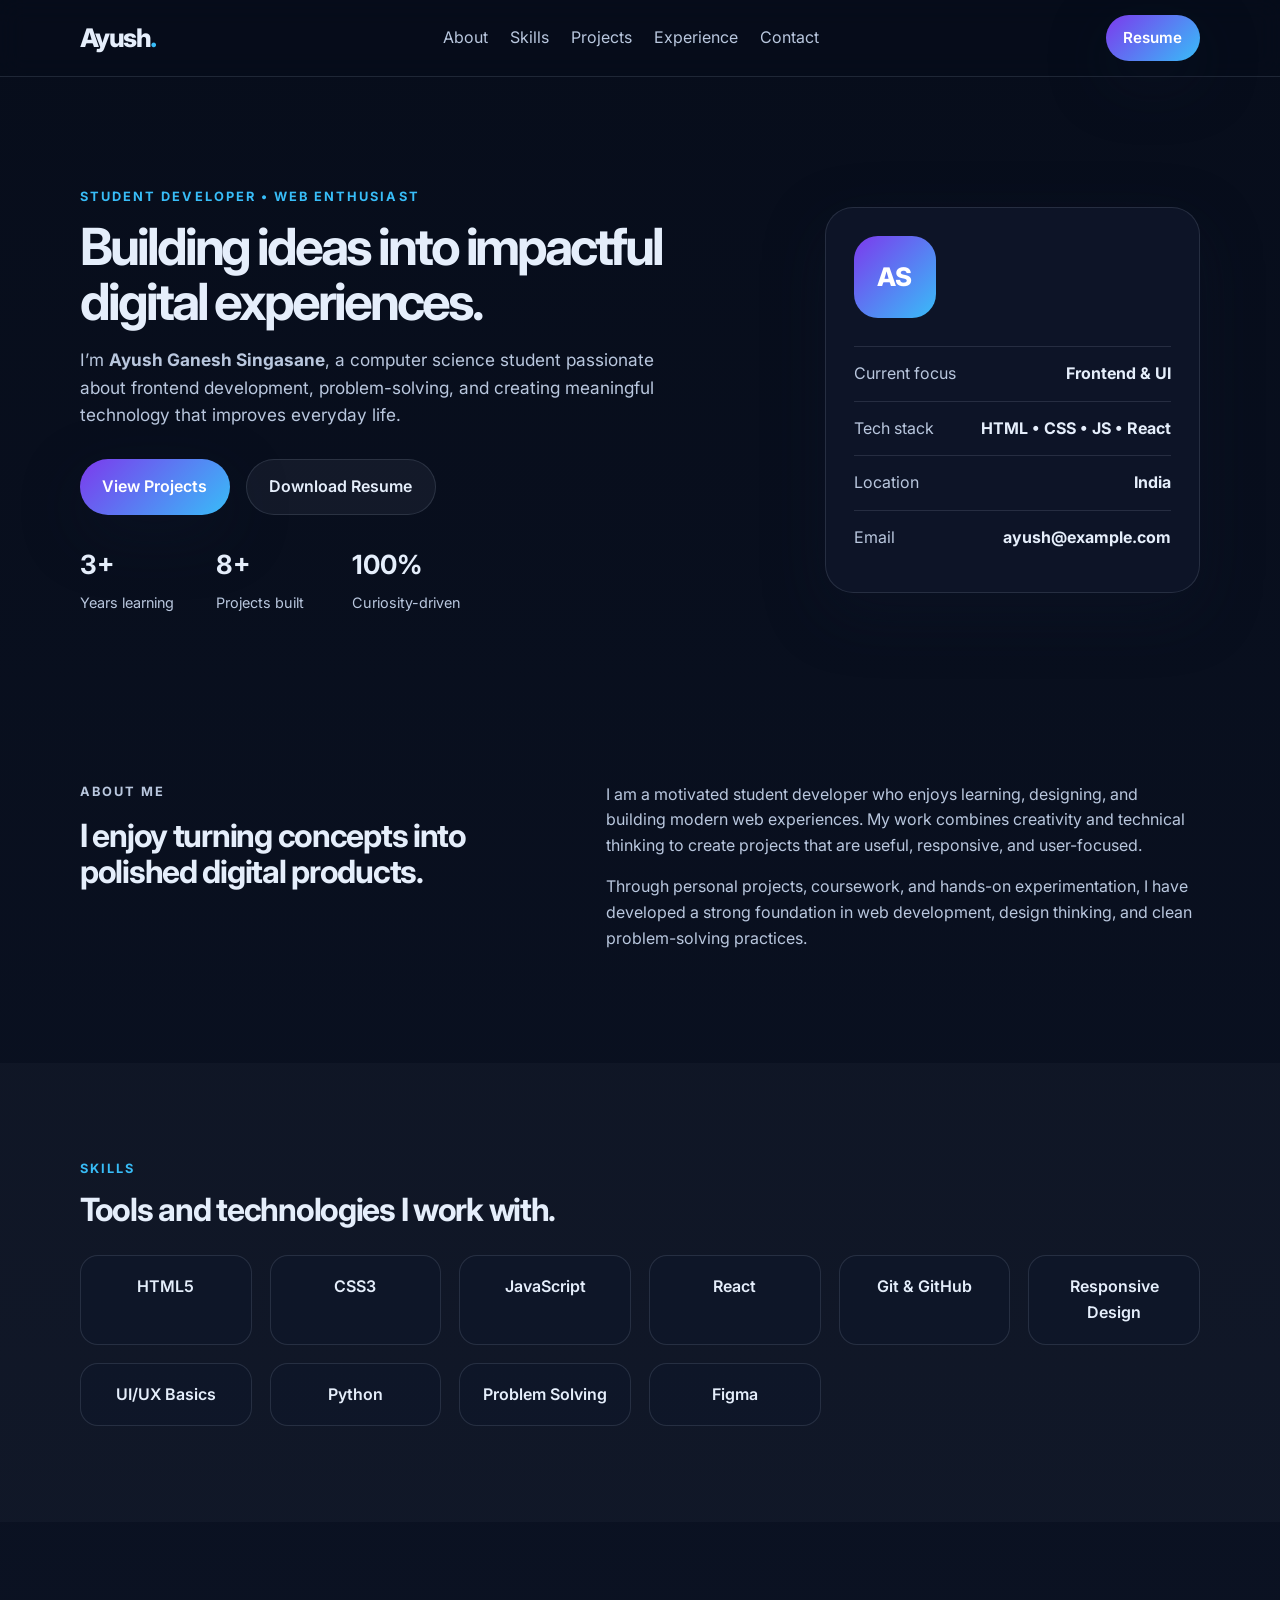
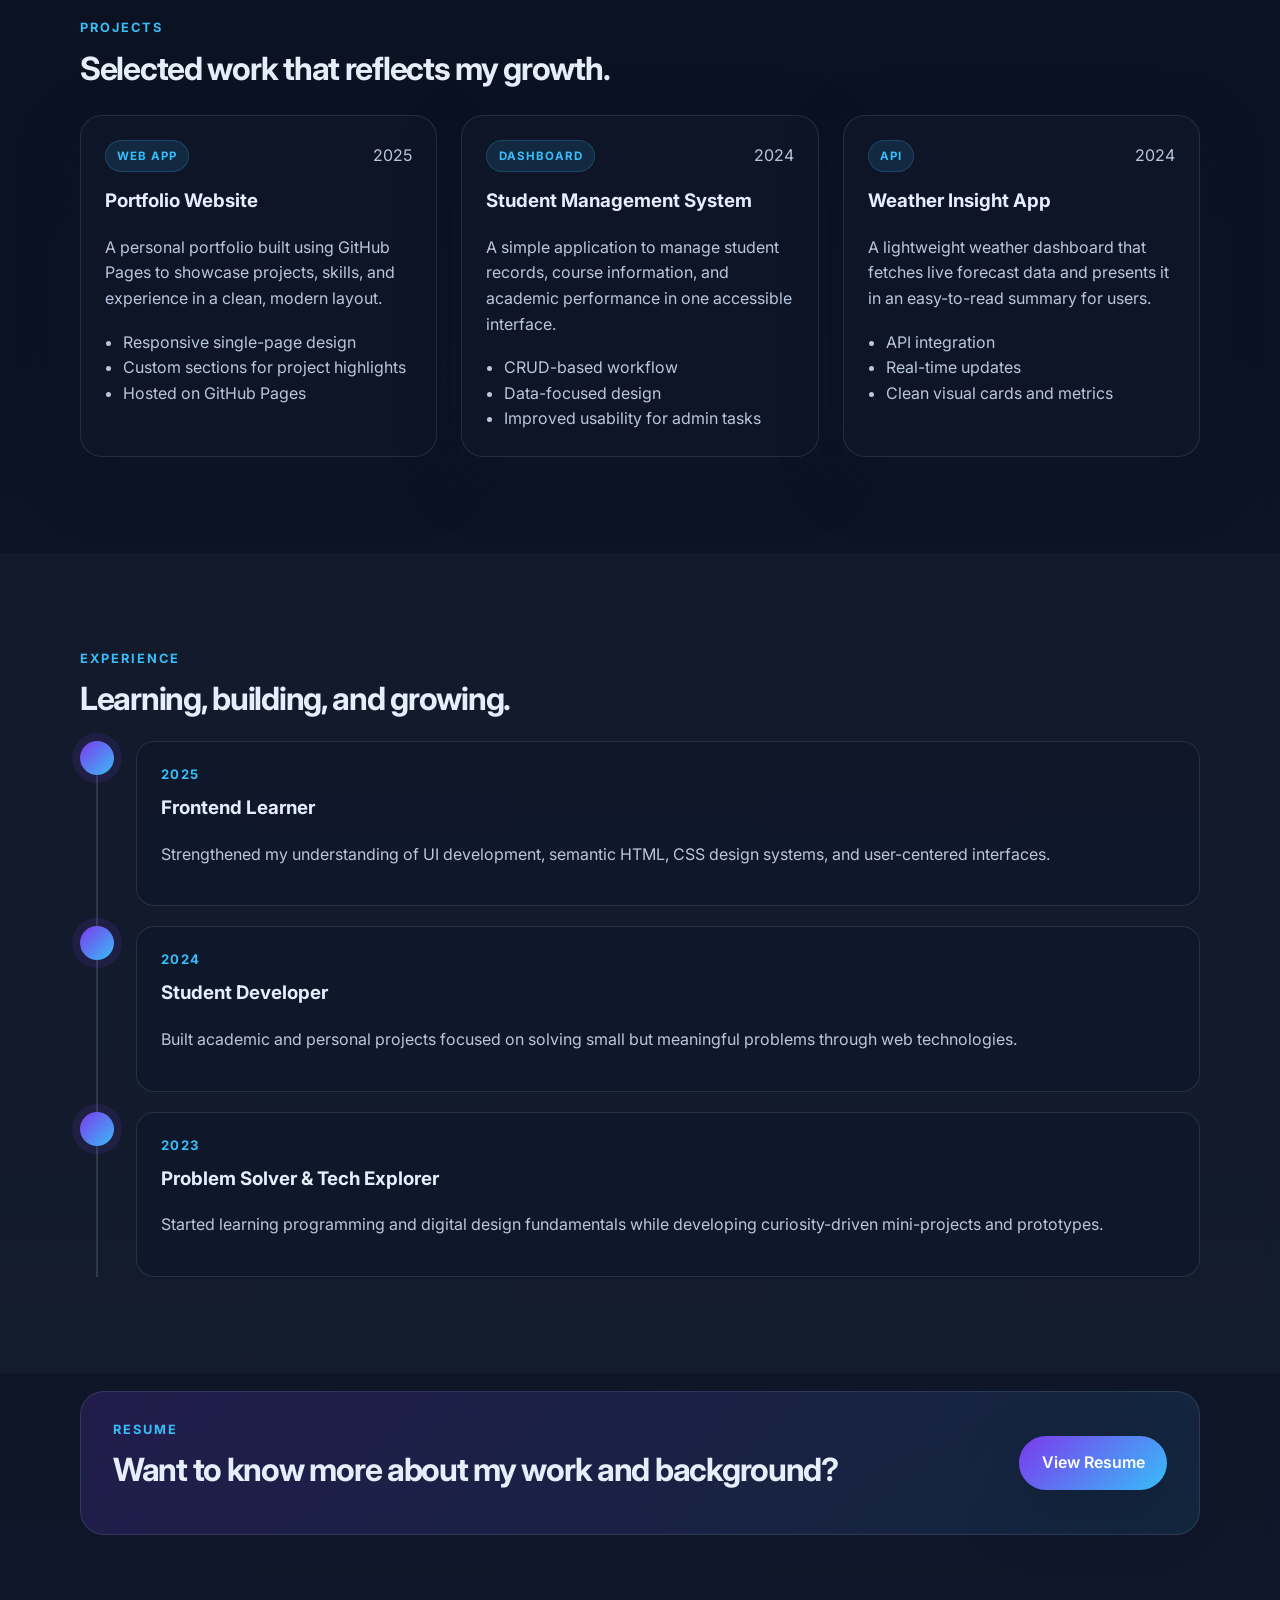
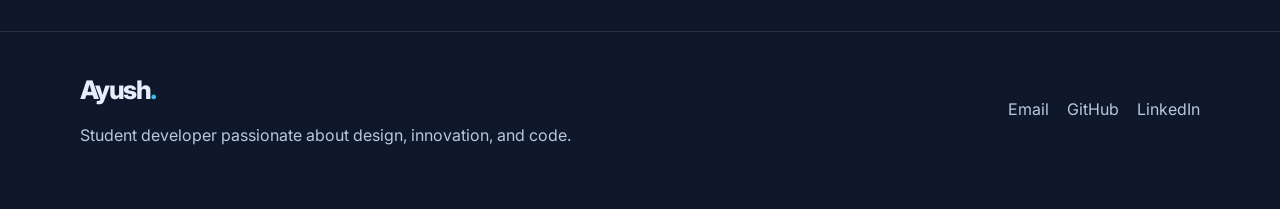
<file: index.html>
<!DOCTYPE html>
<html lang="en">
  <head>
    <meta charset="UTF-8" />
    <meta name="viewport" content="width=device-width, initial-scale=1.0" />
    <title>Ayush Ganesh Singasane | Portfolio</title>
    <meta
      name="description"
      content="Ayush Ganesh Singasane is a student developer showcasing projects, skills, and experience through a GitHub Pages portfolio."
    />
    <meta name="theme-color" content="#0b1020" />
    <link rel="preconnect" href="https://fonts.googleapis.com" />
    <link rel="preconnect" href="https://fonts.gstatic.com" crossorigin />
    <link
      href="https://fonts.googleapis.com/css2?family=Inter:wght@400;500;600;700;800&display=swap"
      rel="stylesheet"
    />
    <link rel="stylesheet" href="style.css" />
    <link rel="icon" type="image/svg+xml" href="favicon.svg" />
  </head>
  <body>
    <header class="site-header">
      <div class="container nav-wrap">
        <a href="#top" class="brand">Ayush<span>.</span></a>
        <nav class="nav" aria-label="Main navigation">
          <a href="#about">About</a>
          <a href="#skills">Skills</a>
          <a href="#projects">Projects</a>
          <a href="#experience">Experience</a>
          <a href="#contact">Contact</a>
        </nav>
        <a class="button button-small" href="resume.html">Resume</a>
      </div>
    </header>

    <main id="top">
      <section class="hero">
        <div class="container hero-grid">
          <div class="hero-copy">
            <p class="eyebrow">Student Developer • Web Enthusiast</p>
            <h1>Building ideas into impactful digital experiences.</h1>
            <p class="lead">
              I’m <strong>Ayush Ganesh Singasane</strong>, a computer science student
              passionate about frontend development, problem-solving, and creating
              meaningful technology that improves everyday life.
            </p>
            <div class="cta-row">
              <a class="button" href="#projects">View Projects</a>
              <a class="button button-secondary" href="resume.html">Download Resume</a>
            </div>
            <ul class="mini-stats" aria-label="Quick stats">
              <li><strong>3+</strong><span>Years learning</span></li>
              <li><strong>8+</strong><span>Projects built</span></li>
              <li><strong>100%</strong><span>Curiosity-driven</span></li>
            </ul>
          </div>

          <div class="hero-card" aria-label="Profile overview">
            <div class="profile-badge">AS</div>
            <div class="card-row">
              <span>Current focus</span>
              <strong>Frontend & UI</strong>
            </div>
            <div class="card-row">
              <span>Tech stack</span>
              <strong>HTML • CSS • JS • React</strong>
            </div>
            <div class="card-row">
              <span>Location</span>
              <strong>India</strong>
            </div>
            <div class="card-row">
              <span>Email</span>
              <strong>ayush@example.com</strong>
            </div>
          </div>
        </div>
      </section>

      <section id="about" class="section">
        <div class="container two-col">
          <div>
            <p class="section-tag">About Me</p>
            <h2>I enjoy turning concepts into polished digital products.</h2>
          </div>
          <div>
            <p>
              I am a motivated student developer who enjoys learning, designing, and
              building modern web experiences. My work combines creativity and
              technical thinking to create projects that are useful, responsive, and
              user-focused.
            </p>
            <p>
              Through personal projects, coursework, and hands-on experimentation, I
              have developed a strong foundation in web development, design thinking,
              and clean problem-solving practices.
            </p>
          </div>
        </div>
      </section>

      <section id="skills" class="section alt-bg">
        <div class="container">
          <p class="section-tag">Skills</p>
          <h2>Tools and technologies I work with.</h2>
          <div class="skills-grid">
            <div class="skill-box"><span>HTML5</span></div>
            <div class="skill-box"><span>CSS3</span></div>
            <div class="skill-box"><span>JavaScript</span></div>
            <div class="skill-box"><span>React</span></div>
            <div class="skill-box"><span>Git & GitHub</span></div>
            <div class="skill-box"><span>Responsive Design</span></div>
            <div class="skill-box"><span>UI/UX Basics</span></div>
            <div class="skill-box"><span>Python</span></div>
            <div class="skill-box"><span>Problem Solving</span></div>
            <div class="skill-box"><span>Figma</span></div>
          </div>
        </div>
      </section>

      <section id="projects" class="section">
        <div class="container">
          <p class="section-tag">Projects</p>
          <h2>Selected work that reflects my growth.</h2>

          <div class="projects-grid">
            <article class="project-card">
              <div class="project-top">
                <span class="project-badge">Web App</span>
                <span class="project-year">2025</span>
              </div>
              <h3>Portfolio Website</h3>
              <p>
                A personal portfolio built using GitHub Pages to showcase projects,
                skills, and experience in a clean, modern layout.
              </p>
              <ul>
                <li>Responsive single-page design</li>
                <li>Custom sections for project highlights</li>
                <li>Hosted on GitHub Pages</li>
              </ul>
            </article>

            <article class="project-card">
              <div class="project-top">
                <span class="project-badge">Dashboard</span>
                <span class="project-year">2024</span>
              </div>
              <h3>Student Management System</h3>
              <p>
                A simple application to manage student records, course information, and
                academic performance in one accessible interface.
              </p>
              <ul>
                <li>CRUD-based workflow</li>
                <li>Data-focused design</li>
                <li>Improved usability for admin tasks</li>
              </ul>
            </article>

            <article class="project-card">
              <div class="project-top">
                <span class="project-badge">API</span>
                <span class="project-year">2024</span>
              </div>
              <h3>Weather Insight App</h3>
              <p>
                A lightweight weather dashboard that fetches live forecast data and
                presents it in an easy-to-read summary for users.
              </p>
              <ul>
                <li>API integration</li>
                <li>Real-time updates</li>
                <li>Clean visual cards and metrics</li>
              </ul>
            </article>
          </div>
        </div>
      </section>

      <section id="experience" class="section alt-bg">
        <div class="container">
          <p class="section-tag">Experience</p>
          <h2>Learning, building, and growing.</h2>

          <div class="timeline">
            <div class="timeline-item">
              <div class="timeline-dot"></div>
              <div class="timeline-content">
                <span class="timeline-date">2025</span>
                <h3>Frontend Learner</h3>
                <p>
                  Strengthened my understanding of UI development, semantic HTML,
                  CSS design systems, and user-centered interfaces.
                </p>
              </div>
            </div>

            <div class="timeline-item">
              <div class="timeline-dot"></div>
              <div class="timeline-content">
                <span class="timeline-date">2024</span>
                <h3>Student Developer</h3>
                <p>
                  Built academic and personal projects focused on solving small but
                  meaningful problems through web technologies.
                </p>
              </div>
            </div>

            <div class="timeline-item">
              <div class="timeline-dot"></div>
              <div class="timeline-content">
                <span class="timeline-date">2023</span>
                <h3>Problem Solver & Tech Explorer</h3>
                <p>
                  Started learning programming and digital design fundamentals while
                  developing curiosity-driven mini-projects and prototypes.
                </p>
              </div>
            </div>
          </div>
        </div>
      </section>

      <section class="section cta-banner">
        <div class="container cta-box">
          <div>
            <p class="section-tag">Resume</p>
            <h2>Want to know more about my work and background?</h2>
          </div>
          <a class="button" href="resume.html">View Resume</a>
        </div>
      </section>
    </main>

    <footer id="contact" class="site-footer">
      <div class="container footer-wrap">
        <div>
          <a href="#top" class="brand">Ayush<span>.</span></a>
          <p>Student developer passionate about design, innovation, and code.</p>
        </div>
        <div class="footer-links">
          <a href="mailto:ayush@example.com">Email</a>
          <a href="https://github.com/Ayush99113" target="_blank" rel="noreferrer">GitHub</a>
          <a href="https://www.linkedin.com" target="_blank" rel="noreferrer">LinkedIn</a>
        </div>
      </div>
    </footer>
  </body>
</html>
</file>
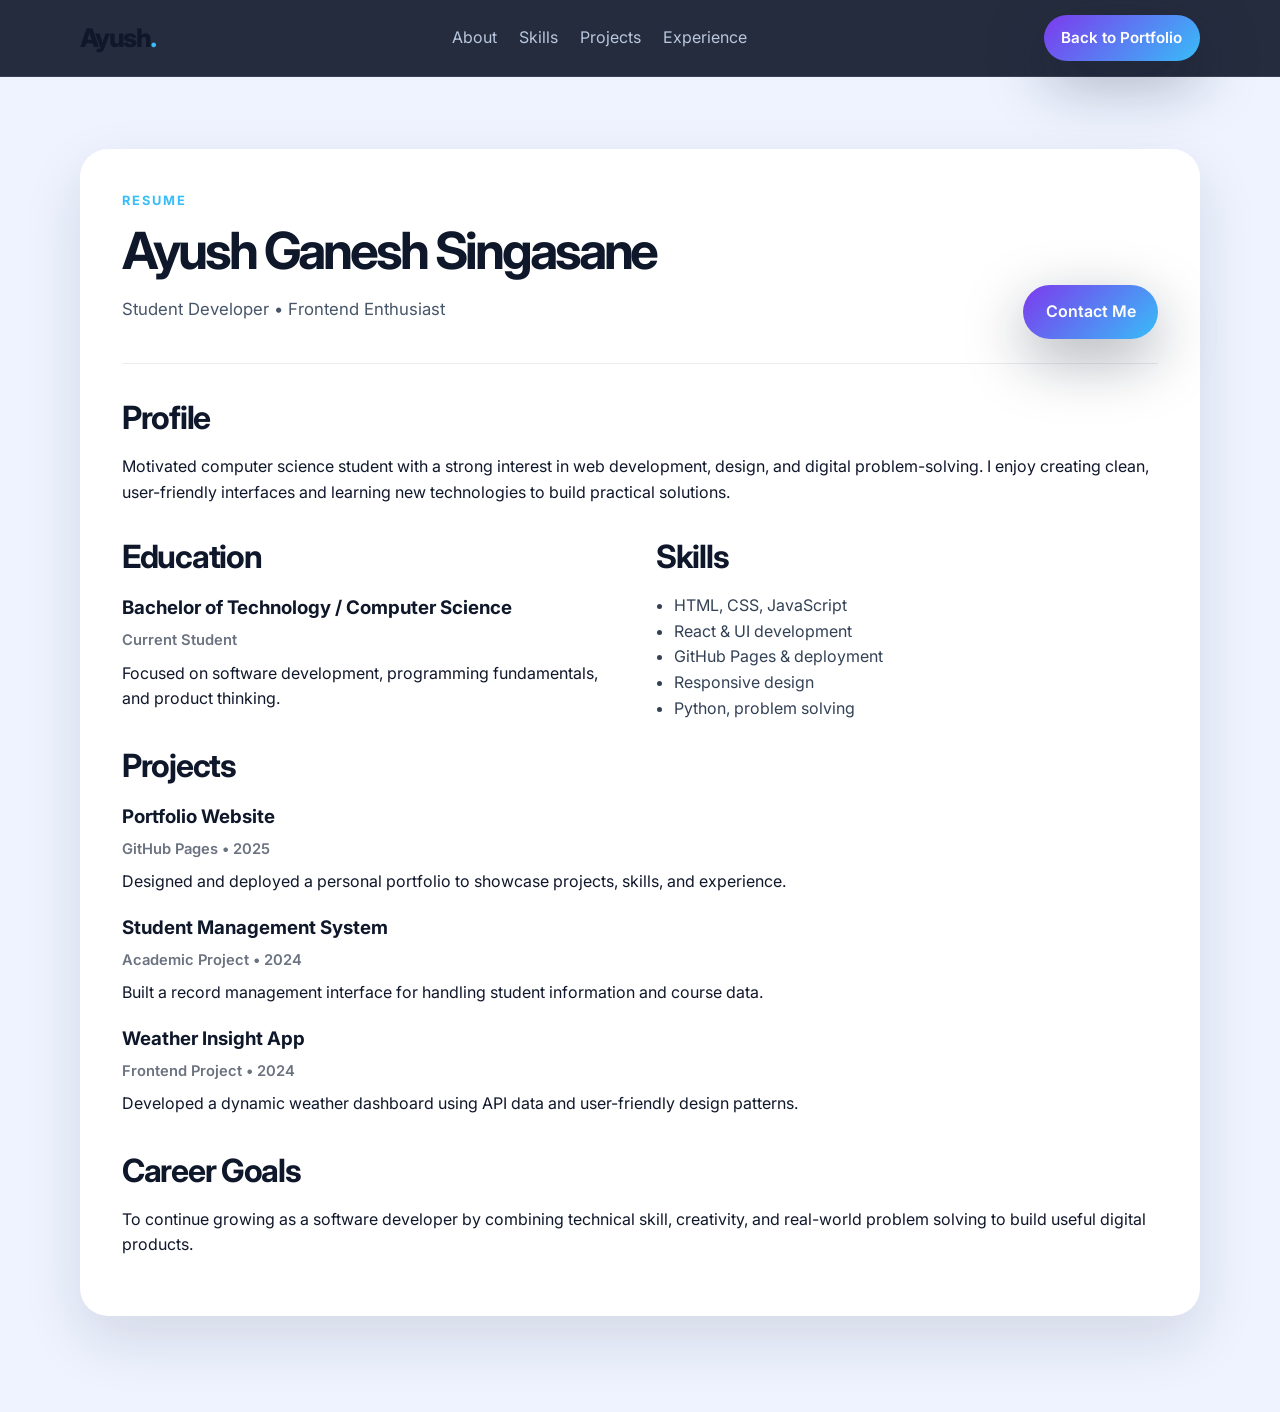
<file: resume.html>
<!DOCTYPE html>
<html lang="en">
  <head>
    <meta charset="UTF-8" />
    <meta name="viewport" content="width=device-width, initial-scale=1.0" />
    <title>Ayush Ganesh Singasane | Resume</title>
    <link rel="preconnect" href="https://fonts.googleapis.com" />
    <link rel="preconnect" href="https://fonts.gstatic.com" crossorigin />
    <link
      href="https://fonts.googleapis.com/css2?family=Inter:wght@400;500;600;700;800&display=swap"
      rel="stylesheet"
    />
    <link rel="stylesheet" href="style.css" />
    <link rel="icon" type="image/svg+xml" href="favicon.svg" />
  </head>
  <body class="resume-page">
    <header class="site-header resume-header">
      <div class="container nav-wrap">
        <a href="index.html" class="brand">Ayush<span>.</span></a>
        <nav class="nav" aria-label="Resume navigation">
          <a href="index.html#about">About</a>
          <a href="index.html#skills">Skills</a>
          <a href="index.html#projects">Projects</a>
          <a href="index.html#experience">Experience</a>
        </nav>
        <a class="button button-small" href="index.html">Back to Portfolio</a>
      </div>
    </header>

    <main class="resume-main container">
      <section class="resume-card">
        <div class="resume-top">
          <div>
            <p class="eyebrow">Resume</p>
            <h1>Ayush Ganesh Singasane</h1>
            <p class="resume-role">Student Developer • Frontend Enthusiast</p>
          </div>
          <a class="button" href="mailto:ayush@example.com">Contact Me</a>
        </div>

        <div class="resume-section">
          <h2>Profile</h2>
          <p>
            Motivated computer science student with a strong interest in web development,
            design, and digital problem-solving. I enjoy creating clean, user-friendly
            interfaces and learning new technologies to build practical solutions.
          </p>
        </div>

        <div class="resume-section two-col-grid">
          <div>
            <h2>Education</h2>
            <div class="entry">
              <h3>Bachelor of Technology / Computer Science</h3>
              <p class="meta">Current Student</p>
              <p>Focused on software development, programming fundamentals, and product thinking.</p>
            </div>
          </div>

          <div>
            <h2>Skills</h2>
            <ul class="resume-list">
              <li>HTML, CSS, JavaScript</li>
              <li>React & UI development</li>
              <li>GitHub Pages & deployment</li>
              <li>Responsive design</li>
              <li>Python, problem solving</li>
            </ul>
          </div>
        </div>

        <div class="resume-section">
          <h2>Projects</h2>
          <div class="entry">
            <h3>Portfolio Website</h3>
            <p class="meta">GitHub Pages • 2025</p>
            <p>Designed and deployed a personal portfolio to showcase projects, skills, and experience.</p>
          </div>
          <div class="entry">
            <h3>Student Management System</h3>
            <p class="meta">Academic Project • 2024</p>
            <p>Built a record management interface for handling student information and course data.</p>
          </div>
          <div class="entry">
            <h3>Weather Insight App</h3>
            <p class="meta">Frontend Project • 2024</p>
            <p>Developed a dynamic weather dashboard using API data and user-friendly design patterns.</p>
          </div>
        </div>

        <div class="resume-section">
          <h2>Career Goals</h2>
          <p>
            To continue growing as a software developer by combining technical skill,
            creativity, and real-world problem solving to build useful digital products.
          </p>
        </div>
      </section>
    </main>
  </body>
</html>
</file>
<file: style.css>
:root {
  --bg: #0b1020;
  --bg-soft: #111827;
  --panel: rgba(17, 24, 39, 0.9);
  --panel-light: #f8fafc;
  --text: #e5eefb;
  --text-soft: #b9c7de;
  --muted: #7f8ca7;
  --primary: #7c3aed;
  --secondary: #38bdf8;
  --accent: #34d399;
  --border: rgba(148, 163, 184, 0.18);
  --shadow: 0 20px 60px rgba(15, 23, 42, 0.35);
}

* {
  box-sizing: border-box;
}

html {
  scroll-behavior: smooth;
}

body {
  margin: 0;
  font-family: "Inter", sans-serif;
  background: linear-gradient(180deg, #070d1b 0%, #0f172a 100%);
  color: var(--text);
  line-height: 1.6;
}

a {
  color: inherit;
  text-decoration: none;
}

img {
  max-width: 100%;
  display: block;
}

.container {
  width: min(1120px, calc(100% - 32px));
  margin: 0 auto;
}

.section {
  padding: 96px 0;
}

.alt-bg {
  background: rgba(148, 163, 184, 0.04);
}

.site-header {
  position: sticky;
  top: 0;
  z-index: 10;
  backdrop-filter: blur(12px);
  background: rgba(7, 13, 27, 0.7);
  border-bottom: 1px solid var(--border);
}

.nav-wrap {
  display: flex;
  align-items: center;
  justify-content: space-between;
  min-height: 76px;
  gap: 24px;
}

.brand {
  font-size: 1.6rem;
  font-weight: 800;
  letter-spacing: -0.06em;
}

.brand span {
  color: var(--secondary);
}

.nav {
  display: flex;
  align-items: center;
  gap: 22px;
  color: var(--text-soft);
}

.nav a {
  transition: color 0.2s ease;
}

.nav a:hover,
.nav a:focus-visible {
  color: var(--text);
}

.button {
  display: inline-flex;
  align-items: center;
  justify-content: center;
  background: linear-gradient(135deg, var(--primary), var(--secondary));
  color: white;
  border: none;
  padding: 0.9rem 1.4rem;
  border-radius: 999px;
  font-weight: 600;
  box-shadow: var(--shadow);
  transition: transform 0.2s ease, box-shadow 0.2s ease;
}

.button:hover,
.button:focus-visible {
  transform: translateY(-1px);
  box-shadow: 0 18px 40px rgba(124, 58, 237, 0.4);
}

.button-small {
  padding: 0.7rem 1.1rem;
  font-size: 0.95rem;
}

.button-secondary {
  background: rgba(148, 163, 184, 0.08);
  border: 1px solid var(--border);
  color: var(--text);
  box-shadow: none;
}

.hero {
  padding: 110px 0 72px;
}

.hero-grid {
  display: grid;
  grid-template-columns: 1.3fr 0.7fr;
  gap: 48px;
  align-items: center;
}

.eyebrow,
.section-tag {
  margin: 0 0 12px;
  font-size: 0.8rem;
  font-weight: 700;
  letter-spacing: 0.16em;
  text-transform: uppercase;
  color: var(--secondary);
}

h1,
h2,
h3,
p {
  margin-top: 0;
}

h1 {
  font-size: clamp(2.6rem, 4vw, 4.4rem);
  line-height: 1.06;
  letter-spacing: -0.06em;
  margin-bottom: 18px;
}

h2 {
  font-size: clamp(2rem, 2.2vw, 2.8rem);
  line-height: 1.12;
  letter-spacing: -0.04em;
  margin-bottom: 18px;
}

.lead {
  max-width: 620px;
  font-size: 1.08rem;
  color: var(--text-soft);
}

.cta-row {
  display: flex;
  flex-wrap: wrap;
  gap: 16px;
  margin: 30px 0 28px;
}

.mini-stats {
  list-style: none;
  padding: 0;
  margin: 0;
  display: flex;
  flex-wrap: wrap;
  gap: 26px;
}

.mini-stats li {
  display: flex;
  flex-direction: column;
  gap: 5px;
  min-width: 110px;
}

.mini-stats strong {
  font-size: 1.65rem;
  color: var(--text);
}

.mini-stats span {
  color: var(--text-soft);
  font-size: 0.9rem;
}

.hero-card {
  background: rgba(15, 23, 42, 0.82);
  border: 1px solid var(--border);
  border-radius: 28px;
  padding: 28px;
  box-shadow: var(--shadow);
}

.profile-badge {
  width: 82px;
  height: 82px;
  border-radius: 24px;
  display: grid;
  place-items: center;
  font-weight: 800;
  font-size: 1.6rem;
  color: white;
  background: linear-gradient(135deg, var(--primary), var(--secondary));
  margin-bottom: 28px;
}

.card-row {
  display: flex;
  justify-content: space-between;
  gap: 16px;
  padding: 14px 0;
  border-top: 1px solid var(--border);
}

.card-row:first-of-type {
  border-top: none;
}

.card-row span {
  color: var(--text-soft);
}

.two-col {
  display: grid;
  grid-template-columns: 0.9fr 1.1fr;
  gap: 40px;
  align-items: start;
}

.two-col p {
  color: var(--text-soft);
  margin-bottom: 1rem;
}

.skills-grid {
  display: grid;
  grid-template-columns: repeat(auto-fit, minmax(150px, 1fr));
  gap: 18px;
  margin-top: 28px;
}

.skill-box {
  padding: 18px 16px;
  border-radius: 18px;
  background: rgba(15, 23, 42, 0.7);
  border: 1px solid var(--border);
  color: var(--text);
  text-align: center;
  font-weight: 600;
}

.projects-grid {
  display: grid;
  grid-template-columns: repeat(auto-fit, minmax(260px, 1fr));
  gap: 24px;
  margin-top: 28px;
}

.project-card {
  background: rgba(15, 23, 42, 0.7);
  border: 1px solid var(--border);
  border-radius: 22px;
  padding: 24px;
  box-shadow: var(--shadow);
}

.project-top {
  display: flex;
  justify-content: space-between;
  align-items: center;
  margin-bottom: 14px;
  color: var(--text-soft);
}

.project-badge {
  background: rgba(56, 189, 248, 0.12);
  color: var(--secondary);
  border: 1px solid rgba(56, 189, 248, 0.2);
  border-radius: 999px;
  padding: 0.38rem 0.7rem;
  font-size: 0.72rem;
  font-weight: 700;
  text-transform: uppercase;
  letter-spacing: 0.08em;
}

.project-card p,
.project-card li,
.timeline-content p {
  color: var(--text-soft);
}

.project-card ul {
  margin: 18px 0 0;
  padding-left: 18px;
}

.timeline {
  position: relative;
  margin-top: 24px;
  display: grid;
  gap: 20px;
}

.timeline::before {
  content: "";
  position: absolute;
  left: 16px;
  top: 0;
  bottom: 0;
  width: 2px;
  background: rgba(148, 163, 184, 0.22);
}

.timeline-item {
  position: relative;
  display: grid;
  grid-template-columns: 34px 1fr;
  gap: 22px;
  align-items: start;
}

.timeline-dot {
  position: relative;
  width: 34px;
  height: 34px;
  border-radius: 50%;
  background: linear-gradient(135deg, var(--primary), var(--secondary));
  box-shadow: 0 0 0 8px rgba(124, 58, 237, 0.12);
  z-index: 1;
}

.timeline-content {
  background: rgba(15, 23, 42, 0.7);
  border: 1px solid var(--border);
  border-radius: 18px;
  padding: 22px 24px;
}

.timeline-date {
  display: block;
  margin-bottom: 8px;
  font-size: 0.82rem;
  font-weight: 700;
  letter-spacing: 0.1em;
  text-transform: uppercase;
  color: var(--secondary);
}

.cta-banner {
  padding-top: 18px;
}

.cta-box {
  display: flex;
  align-items: center;
  justify-content: space-between;
  gap: 20px;
  padding: 28px 32px;
  border: 1px solid var(--border);
  border-radius: 24px;
  background: linear-gradient(135deg, rgba(124, 58, 237, 0.18), rgba(56, 189, 248, 0.1));
}

.site-footer {
  padding: 38px 0 60px;
  border-top: 1px solid var(--border);
}

.footer-wrap {
  display: flex;
  align-items: center;
  justify-content: space-between;
  gap: 20px;
}

.footer-wrap p {
  margin: 12px 0 0;
  color: var(--text-soft);
}

.footer-links {
  display: flex;
  flex-wrap: wrap;
  gap: 18px;
  color: var(--text-soft);
}

.resume-page {
  background: #eef3ff;
  color: #0f172a;
}

.resume-header {
  background: rgba(15, 23, 42, 0.9);
}

.resume-main {
  padding: 72px 0 96px;
}

.resume-card {
  background: white;
  border-radius: 28px;
  padding: clamp(24px, 4vw, 42px);
  box-shadow: 0 24px 60px rgba(15, 23, 42, 0.12);
}

.resume-top {
  display: flex;
  justify-content: space-between;
  align-items: end;
  gap: 18px;
  border-bottom: 1px solid rgba(15, 23, 42, 0.08);
  padding-bottom: 24px;
  margin-bottom: 18px;
}

.resume-role {
  font-size: 1.05rem;
  color: #475569;
}

.resume-section {
  padding-top: 18px;
}

.two-col-grid {
  display: grid;
  grid-template-columns: repeat(2, minmax(0, 1fr));
  gap: 32px;
}

.entry {
  margin-bottom: 18px;
}

.entry h3 {
  margin-bottom: 6px;
}

.meta {
  color: #6b7280;
  font-size: 0.92rem;
  font-weight: 600;
  margin-bottom: 8px;
}

.resume-list {
  margin: 0;
  padding-left: 18px;
  color: #334155;
}

@media (max-width: 820px) {
  .nav {
    display: none;
  }

  .hero-grid,
  .two-col,
  .two-col-grid,
  .footer-wrap,
  .cta-box,
  .resume-top {
    grid-template-columns: 1fr;
    display: grid;
  }

  .footer-wrap,
  .cta-box,
  .resume-top {
    justify-content: stretch;
  }

  .hero {
    padding-top: 80px;
  }

  .section {
    padding: 72px 0;
  }
}

@media (max-width: 540px) {
  h1 {
    letter-spacing: -0.05em;
  }

  .button,
  .button-small {
    width: 100%;
  }

  .cta-row {
    flex-direction: column;
  }

  .mini-stats {
    display: grid;
    grid-template-columns: 1fr;
  }
}
</file>
